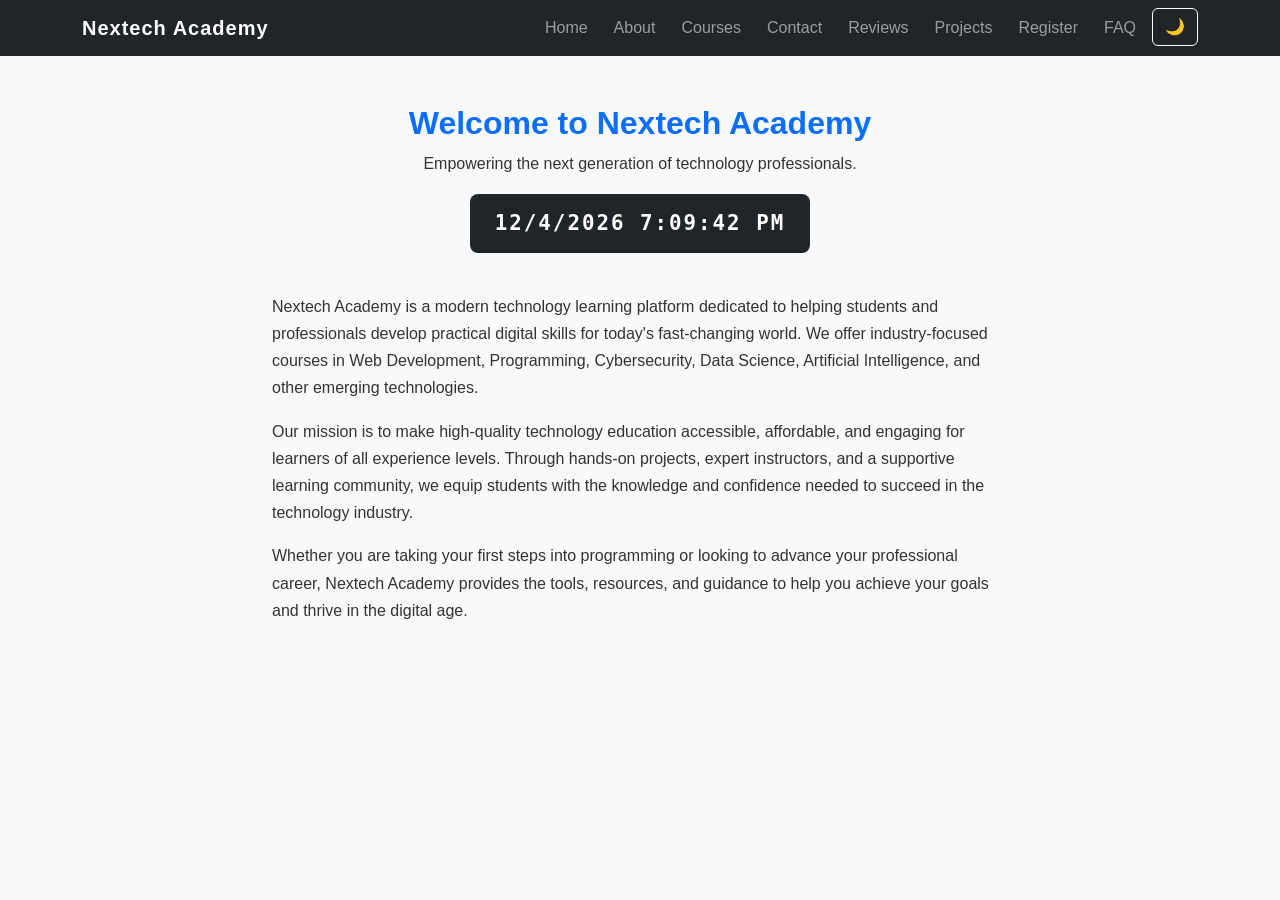
<file: web-app-dev-project-assignment/index.html>
<!DOCTYPE html>
<html lang="en">
<head>
  <meta charset="UTF-8">
  <meta name="viewport" content="width=device-width, initial-scale=1.0">
  <title>Nextech Academy</title>

  <link href="https://cdn.jsdelivr.net/npm/bootstrap@5.3.3/dist/css/bootstrap.min.css" rel="stylesheet">
  <link rel="stylesheet" href="css/index.css">
</head>

<body>

<nav class="navbar navbar-expand-lg navbar-dark bg-dark">
  <div class="container">

    <a class="navbar-brand" href="index.html">Nextech Academy</a>

    <button class="navbar-toggler" type="button" data-bs-toggle="collapse" data-bs-target="#navbarNav">
      <span class="navbar-toggler-icon"></span>
    </button>

    <div class="collapse navbar-collapse" id="navbarNav">
      <ul class="navbar-nav ms-auto">

        <li class="nav-item"><a class="nav-link" href="index.html">Home</a></li>
        <li class="nav-item"><a class="nav-link" href="about.html">About</a></li>
        <li class="nav-item"><a class="nav-link" href="courses.html">Courses</a></li>
        <li class="nav-item"><a class="nav-link" href="contact.html">Contact</a></li>
        <li class="nav-item"><a class="nav-link" href="reviews.html">Reviews</a></li>
        <li class="nav-item"><a class="nav-link" href="projects.html">Projects</a></li>
        <li class="nav-item"><a class="nav-link" href="register.html">Register</a></li>
        <li class="nav-item"><a class="nav-link" href="FAQ.html">FAQ</a></li>
        <li class="nav-item">
    <button id="darkModeBtn" class="btn btn-outline-light ms-2">
        🌙
    </button>
    </li>


      </ul>
    </div>

  </div>
</nav>

<section class="container py-5">

  <div class="text-center mb-4">
    <h2>Welcome to Nextech Academy</h2>
    <p class="lead">
      Empowering the next generation of technology professionals.
    </p>
    <p id="datetime"></p>
  </div>

  <div class="row justify-content-center">
    <div class="col-lg-8">

      <p>
        Nextech Academy is a modern technology learning platform dedicated to
        helping students and professionals develop practical digital skills for
        today's fast-changing world. We offer industry-focused courses in Web
        Development, Programming, Cybersecurity, Data Science, Artificial
        Intelligence, and other emerging technologies.
      </p>

      <p>
        Our mission is to make high-quality technology education accessible,
        affordable, and engaging for learners of all experience levels. Through
        hands-on projects, expert instructors, and a supportive learning
        community, we equip students with the knowledge and confidence needed
        to succeed in the technology industry.
      </p>

      <p>
        Whether you are taking your first steps into programming or looking to
        advance your professional career, Nextech Academy provides the tools,
        resources, and guidance to help you achieve your goals and thrive in
        the digital age.
      </p>

    </div>
  </div>

</section>

<script src="https://cdn.jsdelivr.net/npm/bootstrap@5.3.3/dist/js/bootstrap.bundle.min.js"></script>
<script src="JavaScript/darkmode.js"></script>
<script src="JavaScript/currentdate.js"></script>

</body>
</html>
</file>
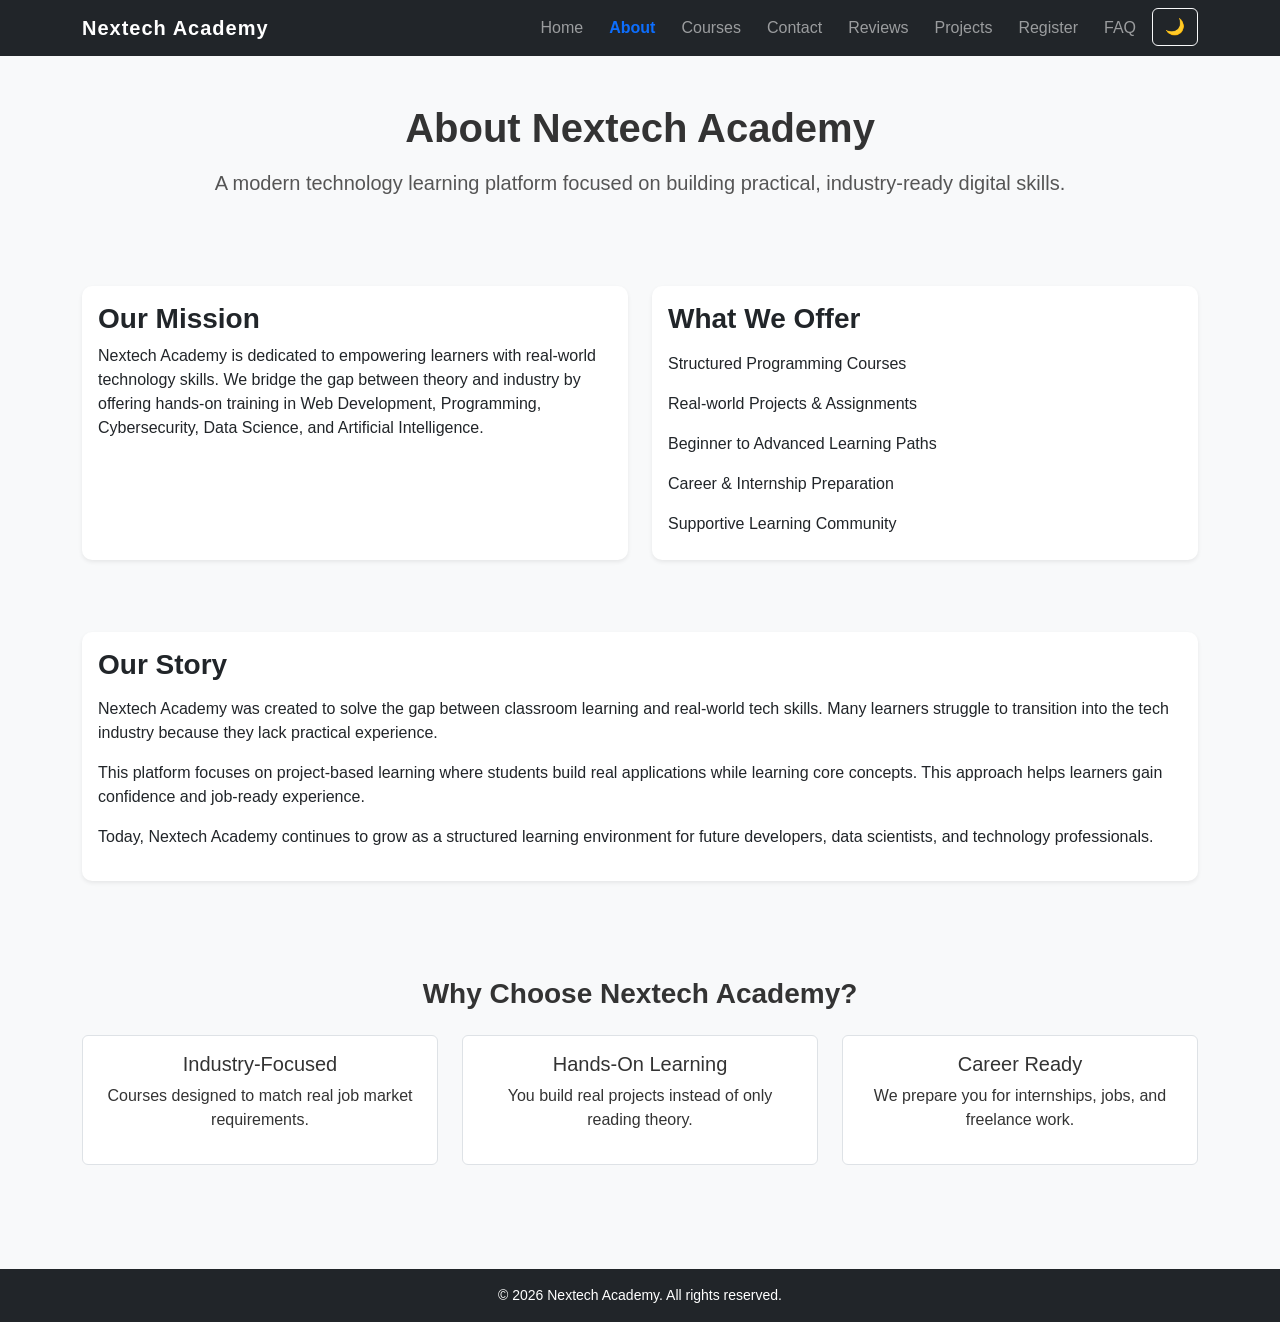
<file: web-app-dev-project-assignment/about.html>
<!DOCTYPE html>
<html lang="en">
<head>
  <meta charset="UTF-8">
  <meta name="viewport" content="width=device-width, initial-scale=1.0">
  <title>About - Nextech Academy</title>


  <link href="https://cdn.jsdelivr.net/npm/bootstrap@5.3.3/dist/css/bootstrap.min.css" rel="stylesheet">
  <link rel="stylesheet" href="css/about.css">
</head>

<body>

<nav class="navbar navbar-expand-lg navbar-dark bg-dark">
  <div class="container">

    <a class="navbar-brand" href="index.html">Nextech Academy</a>

    <button class="navbar-toggler" type="button" data-bs-toggle="collapse" data-bs-target="#navMenu">
      <span class="navbar-toggler-icon"></span>
    </button>

    <div class="collapse navbar-collapse" id="navMenu">
      <ul class="navbar-nav ms-auto">

        <li class="nav-item"><a class="nav-link" href="index.html">Home</a></li>
        <li class="nav-item"><a class="nav-link active" href="about.html">About</a></li>
        <li class="nav-item"><a class="nav-link" href="courses.html">Courses</a></li>
        <li class="nav-item"><a class="nav-link" href="contact.html">Contact</a></li>
        <li class="nav-item"><a class="nav-link" href="reviews.html">Reviews</a></li>
        <li class="nav-item"><a class="nav-link" href="projects.html">Projects</a></li>
        <li class="nav-item"><a class="nav-link" href="register.html">Register</a></li>
        <li class="nav-item"><a class="nav-link" href="FAQ.html">FAQ</a></li>
         <li class="nav-item">
    <button id="darkModeBtn" class="btn btn-outline-light ms-2">
        🌙
    </button>
    </li>

      </ul>
    </div>

  </div>
</nav>

<section class="container py-5 text-center">
  <h1 class="mb-3">About Nextech Academy</h1>
  <p class="lead">
    A modern technology learning platform focused on building practical, industry-ready digital skills.
  </p>
</section>


<section class="container py-4">

  <div class="row g-4">

    <div class="col-md-6">
      <div class="card h-100 shadow-sm">
        <div class="card-body">
          <h3 class="card-title">Our Mission</h3>
          <p class="card-text">
            Nextech Academy is dedicated to empowering learners with real-world technology skills.
            We bridge the gap between theory and industry by offering hands-on training in Web Development,
            Programming, Cybersecurity, Data Science, and Artificial Intelligence.
          </p>
        </div>
      </div>
    </div>

    <div class="col-md-6">
      <div class="card h-100 shadow-sm">
        <div class="card-body">
          <h3 class="card-title">What We Offer</h3>
          <ul class="list-group list-group-flush">
            <li class="list-group-item">Structured Programming Courses</li>
            <li class="list-group-item">Real-world Projects & Assignments</li>
            <li class="list-group-item">Beginner to Advanced Learning Paths</li>
            <li class="list-group-item">Career & Internship Preparation</li>
            <li class="list-group-item">Supportive Learning Community</li>
          </ul>
        </div>
      </div>
    </div>

  </div>

</section>

<!-- STORY -->
<section class="container py-5">

  <div class="card shadow-sm">
    <div class="card-body">

      <h3 class="mb-3">Our Story</h3>

      <p>
        Nextech Academy was created to solve the gap between classroom learning and real-world tech skills.
        Many learners struggle to transition into the tech industry because they lack practical experience.
      </p>

      <p>
        This platform focuses on project-based learning where students build real applications while learning core concepts.
        This approach helps learners gain confidence and job-ready experience.
      </p>

      <p>
        Today, Nextech Academy continues to grow as a structured learning environment for future developers,
        data scientists, and technology professionals.
      </p>

    </div>
  </div>

</section>

<!-- WHY CHOOSE US -->
<section class="container py-5">

  <h3 class="text-center mb-4">Why Choose Nextech Academy?</h3>

  <div class="row text-center">

    <div class="col-md-4 mb-3">
      <div class="p-3 border rounded">
        <h5>Industry-Focused</h5>
        <p>Courses designed to match real job market requirements.</p>
      </div>
    </div>

    <div class="col-md-4 mb-3">
      <div class="p-3 border rounded">
        <h5>Hands-On Learning</h5>
        <p>You build real projects instead of only reading theory.</p>
      </div>
    </div>

    <div class="col-md-4 mb-3">
      <div class="p-3 border rounded">
        <h5>Career Ready</h5>
        <p>We prepare you for internships, jobs, and freelance work.</p>
      </div>
    </div>

  </div>

</section>

<footer class="bg-dark text-white text-center py-3">
  <p class="mb-0">© 2026 Nextech Academy. All rights reserved.</p>
</footer>

<script src="https://cdn.jsdelivr.net/npm/bootstrap@5.3.3/dist/js/bootstrap.bundle.min.js"></script>
<script src="JavaScript/darkmode.js"></script>

</body>
</html>
</file>
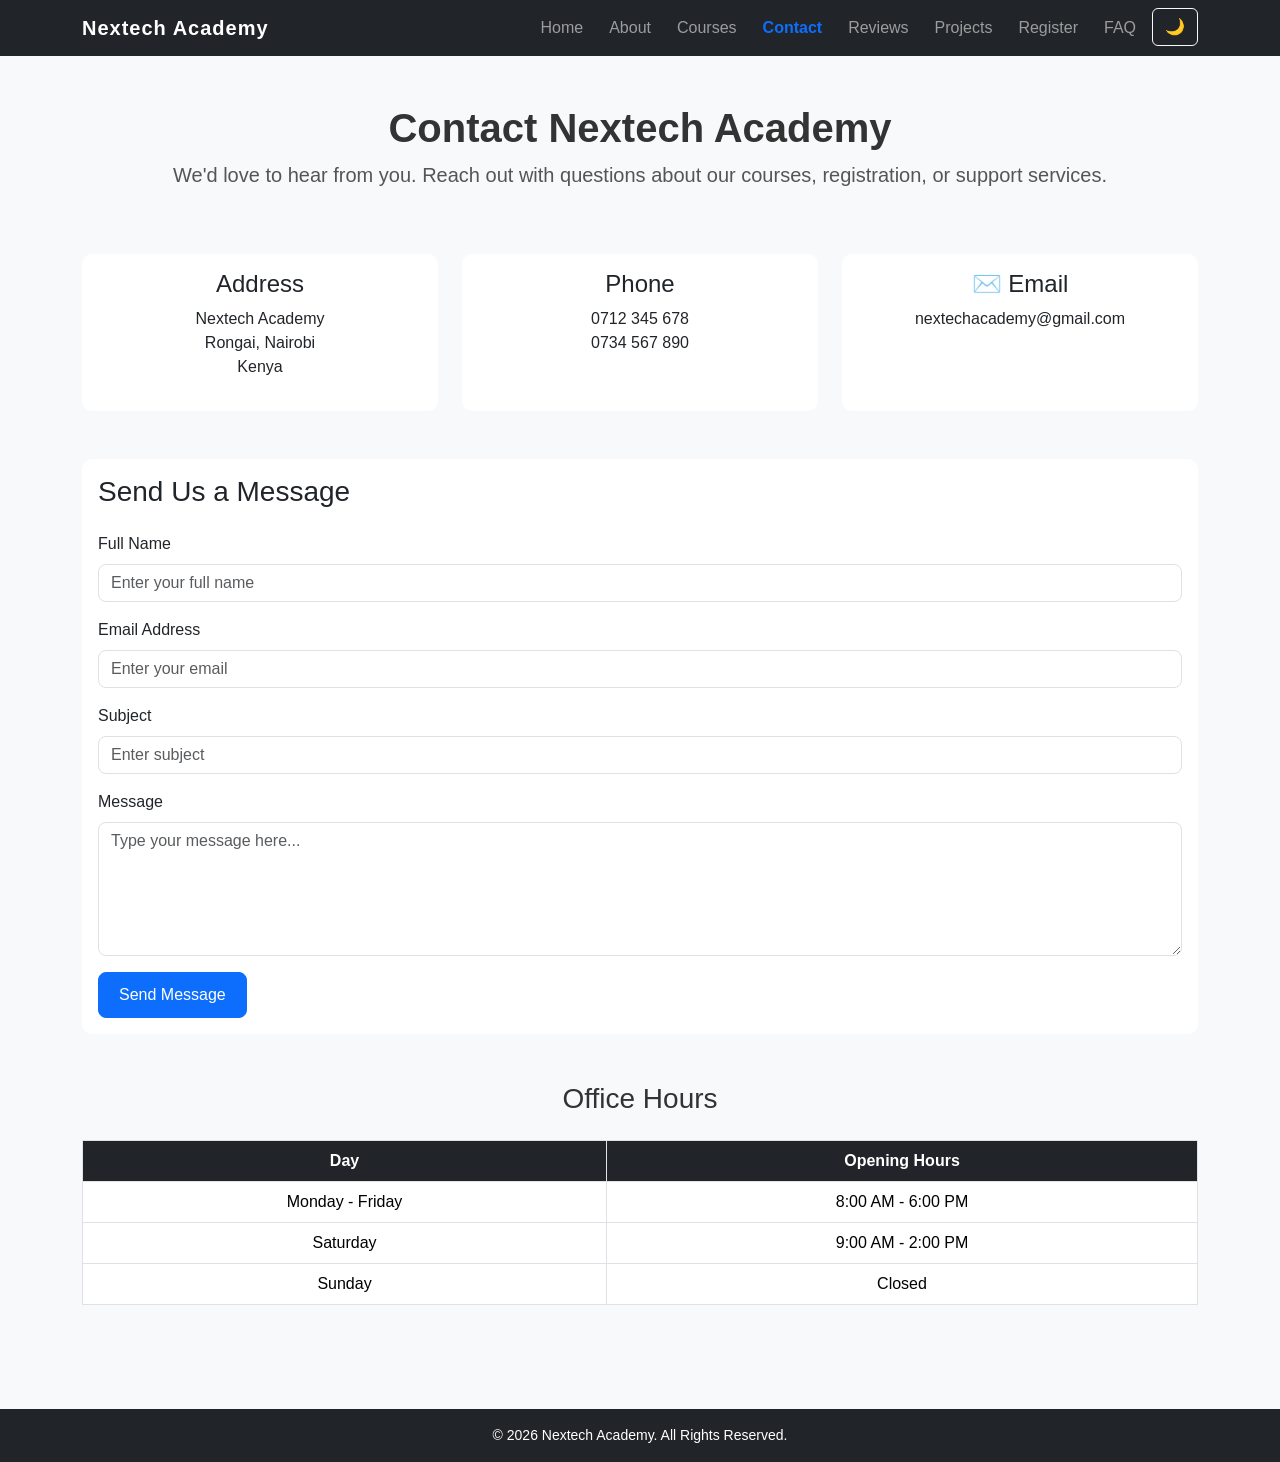
<file: web-app-dev-project-assignment/contact.html>
<!DOCTYPE html>
<html lang="en">
<head>
    <meta charset="UTF-8">
    <meta name="viewport" content="width=device-width, initial-scale=1.0">
    <title>Contact Us - Nextech Academy</title>

    <link href="https://cdn.jsdelivr.net/npm/bootstrap@5.3.3/dist/css/bootstrap.min.css" rel="stylesheet">
    <link rel="stylesheet" href="css/contact.css">
</head>
<body>

<!-- Navigation -->
<nav class="navbar navbar-expand-lg navbar-dark bg-dark">
    <div class="container">
        <a class="navbar-brand" href="index.html">Nextech Academy</a>

        <button class="navbar-toggler" type="button" data-bs-toggle="collapse" data-bs-target="#navbarNav">
            <span class="navbar-toggler-icon"></span>
        </button>

        <div class="collapse navbar-collapse" id="navbarNav">
            <ul class="navbar-nav ms-auto">
                <li class="nav-item"><a class="nav-link" href="index.html">Home</a></li>
                <li class="nav-item"><a class="nav-link" href="about.html">About</a></li>
                <li class="nav-item"><a class="nav-link" href="courses.html">Courses</a></li>
                <li class="nav-item"><a class="nav-link active" href="contact.html">Contact</a></li>
                <li class="nav-item"><a class="nav-link" href="reviews.html">Reviews</a></li>
                <li class="nav-item"><a class="nav-link" href="projects.html">Projects</a></li>
                <li class="nav-item"><a class="nav-link" href="register.html">Register</a></li>
                <li class="nav-item"><a class="nav-link" href="FAQ.html">FAQ</a></li>
                      <li class="nav-item">
    <button id="darkModeBtn" class="btn btn-outline-light ms-2">
        🌙
    </button>
    </li>
            </ul>
        </div>
    </div>
</nav>

<!-- Header -->
<section class="container py-5 text-center">
    <h1>Contact Nextech Academy</h1>
    <p class="lead">
        We'd love to hear from you. Reach out with questions about our courses, registration, or support services.
    </p>
</section>

<!-- Contact Information -->
<section class="container mb-5">
    <div class="row g-4">

        <div class="col-md-4">
            <div class="card h-100">
                <div class="card-body text-center">
                    <h4>Address</h4>
                    <p>
                        Nextech Academy<br>
                        Rongai, Nairobi<br>
                        Kenya
                    </p>
                </div>
            </div>
        </div>

        <div class="col-md-4">
            <div class="card h-100">
                <div class="card-body text-center">
                    <h4>Phone</h4>
                    <p>
                        0712 345 678<br>
                        0734 567 890
                    </p>
                </div>
            </div>
        </div>

        <div class="col-md-4">
            <div class="card h-100">
                <div class="card-body text-center">
                    <h4>✉️ Email</h4>
                    <p>
                        nextechacademy@gmail.com<br>
                    </p>
                </div>
            </div>
        </div>

    </div>
</section>

<section class="container pb-5">
    <div class="card">
        <div class="card-body">

            <h3 class="mb-4">Send Us a Message</h3>

            <form>

                <div class="mb-3">
                    <label class="form-label">Full Name</label>
                    <input type="text" class="form-control" placeholder="Enter your full name" required>
                </div>

                <div class="mb-3">
                    <label class="form-label">Email Address</label>
                    <input type="email" class="form-control" placeholder="Enter your email" required>
                </div>

                <div class="mb-3">
                    <label class="form-label">Subject</label>
                    <input type="text" class="form-control" placeholder="Enter subject" required>
                </div>

                <div class="mb-3">
                    <label class="form-label">Message</label>
                    <textarea class="form-control" rows="5" placeholder="Type your message here..." required></textarea>
                </div>

                <button type="submit" class="btn btn-primary">
                    Send Message
                </button>

            </form>

        </div>
    </div>
</section>

<section class="container pb-5">
    <h3 class="text-center mb-4">Office Hours</h3>

    <table class="table table-bordered text-center">
        <thead>
            <tr>
                <th>Day</th>
                <th>Opening Hours</th>
            </tr>
        </thead>
        <tbody>
            <tr>
                <td>Monday - Friday</td>
                <td>8:00 AM - 6:00 PM</td>
            </tr>
            <tr>
                <td>Saturday</td>
                <td>9:00 AM - 2:00 PM</td>
            </tr>
            <tr>
                <td>Sunday</td>
                <td>Closed</td>
            </tr>
        </tbody>
    </table>
</section>

<footer class="bg-dark text-white text-center py-3">
    <p class="mb-0">&copy; 2026 Nextech Academy. All Rights Reserved.</p>
</footer>

<script src="https://cdn.jsdelivr.net/npm/bootstrap@5.3.3/dist/js/bootstrap.bundle.min.js"></script>
<script src="JavaScript/darkmode.js"></script>


</body>
</html>
</file>
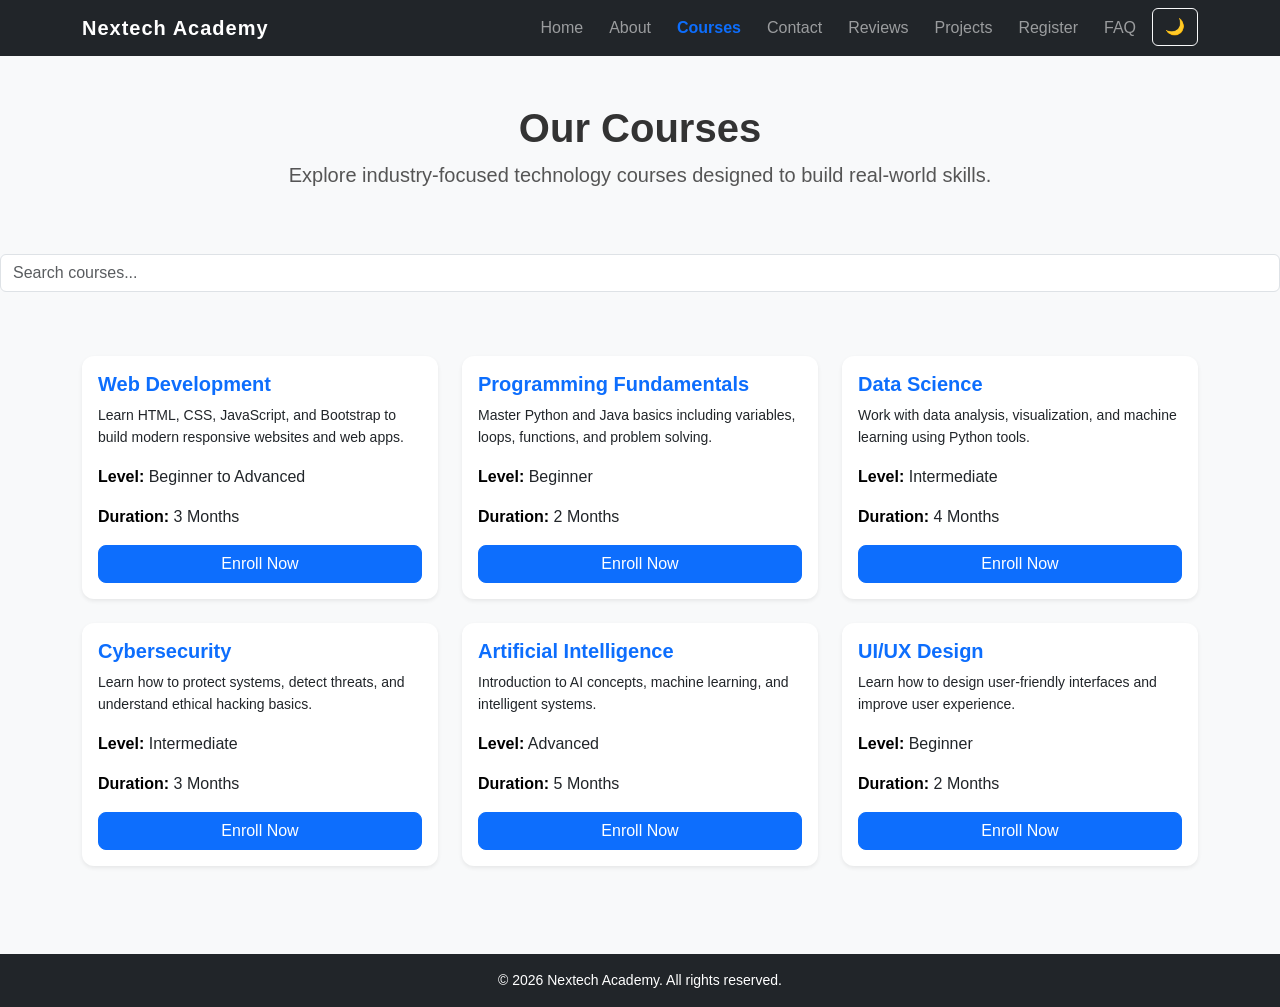
<file: web-app-dev-project-assignment/courses.html>
<!DOCTYPE html>
<html lang="en">
<head>
  <meta charset="UTF-8">
  <meta name="viewport" content="width=device-width, initial-scale=1.0">
  <title>Courses - Nextech Academy</title>

  <!-- Bootstrap -->
  <link href="https://cdn.jsdelivr.net/npm/bootstrap@5.3.3/dist/css/bootstrap.min.css" rel="stylesheet">
  <link rel="stylesheet" href="css/courses.css">
</head>

<body>

<!-- NAVBAR -->
<nav class="navbar navbar-expand-lg navbar-dark bg-dark">
  <div class="container">

    <a class="navbar-brand" href="index.html">Nextech Academy</a>

    <button class="navbar-toggler" type="button" data-bs-toggle="collapse" data-bs-target="#navMenu">
      <span class="navbar-toggler-icon"></span>
    </button>

    <div class="collapse navbar-collapse" id="navMenu">
      <ul class="navbar-nav ms-auto">

        <li class="nav-item"><a class="nav-link" href="index.html">Home</a></li>
        <li class="nav-item"><a class="nav-link" href="about.html">About</a></li>
        <li class="nav-item"><a class="nav-link active" href="courses.html">Courses</a></li>
        <li class="nav-item"><a class="nav-link" href="contact.html">Contact</a></li>
        <li class="nav-item"><a class="nav-link" href="reviews.html">Reviews</a></li>
        <li class="nav-item"><a class="nav-link" href="projects.html">Projects</a></li>
        <li class="nav-item"><a class="nav-link" href="register.html">Register</a></li>
        <li class="nav-item"><a class="nav-link" href="FAQ.html">FAQ</a></li>
              <li class="nav-item">
    <button id="darkModeBtn" class="btn btn-outline-light ms-2">
        🌙
    </button>
    </li>


      </ul>
    </div>

  </div>
</nav>

<!-- HEADER -->
<section class="container py-5 text-center">
  <h1>Our Courses</h1>
  <p class="lead">
    Explore industry-focused technology courses designed to build real-world skills.
  </p>
</section>
<input type="text" id="searchInput"
       class="form-control mb-4"
       placeholder="Search courses...">

<section class="container pb-5">

  <div class="row g-4">

    <div class="col-md-4">
      <div class="card h-100 shadow-sm">
        <div class="card-body">
          <h5 class="card-title">Web Development</h5>
          <p class="card-text">
            Learn HTML, CSS, JavaScript, and Bootstrap to build modern responsive websites and web apps.
          </p>
          <p><strong>Level:</strong> Beginner to Advanced</p>
          <p><strong>Duration:</strong> 3 Months</p>
          <a href="register.html" class="btn btn-primary w-100">Enroll Now</a>
        </div>
      </div>
    </div>

    <div class="col-md-4">
      <div class="card h-100 shadow-sm">
        <div class="card-body">
          <h5 class="card-title">Programming Fundamentals</h5>
          <p class="card-text">
            Master Python and Java basics including variables, loops, functions, and problem solving.
          </p>
          <p><strong>Level:</strong> Beginner</p>
          <p><strong>Duration:</strong> 2 Months</p>
          <a href="register.html" class="btn btn-primary w-100">Enroll Now</a>
        </div>
      </div>
    </div>

    <div class="col-md-4">
      <div class="card h-100 shadow-sm">
        <div class="card-body">
          <h5 class="card-title">Data Science</h5>
          <p class="card-text">
            Work with data analysis, visualization, and machine learning using Python tools.
          </p>
          <p><strong>Level:</strong> Intermediate</p>
          <p><strong>Duration:</strong> 4 Months</p>
          <a href="register.html" class="btn btn-primary w-100">Enroll Now</a>
        </div>
      </div>
    </div>

    <div class="col-md-4">
      <div class="card h-100 shadow-sm">
        <div class="card-body">
          <h5 class="card-title">Cybersecurity</h5>
          <p class="card-text">
            Learn how to protect systems, detect threats, and understand ethical hacking basics.
          </p>
          <p><strong>Level:</strong> Intermediate</p>
          <p><strong>Duration:</strong> 3 Months</p>
          <a href="register.html" class="btn btn-primary w-100">Enroll Now</a>
        </div>
      </div>
    </div>

    <div class="col-md-4">
      <div class="card h-100 shadow-sm">
        <div class="card-body">
          <h5 class="card-title">Artificial Intelligence</h5>
          <p class="card-text">
            Introduction to AI concepts, machine learning, and intelligent systems.
          </p>
          <p><strong>Level:</strong> Advanced</p>
          <p><strong>Duration:</strong> 5 Months</p>
          <a href="register.html" class="btn btn-primary w-100">Enroll Now</a>
        </div>
      </div>
    </div>

    <div class="col-md-4">
      <div class="card h-100 shadow-sm">
        <div class="card-body">
          <h5 class="card-title">UI/UX Design</h5>
          <p class="card-text">
            Learn how to design user-friendly interfaces and improve user experience.
          </p>
          <p><strong>Level:</strong> Beginner</p>
          <p><strong>Duration:</strong> 2 Months</p>
          <a href="register.html" class="btn btn-primary w-100">Enroll Now</a>
        </div>
      </div>
    </div>

  </div>

</section>

<footer class="bg-dark text-white text-center py-3">
  <p class="mb-0">© 2026 Nextech Academy. All rights reserved.</p>
</footer>


<script src="https://cdn.jsdelivr.net/npm/bootstrap@5.3.3/dist/js/bootstrap.bundle.min.js"></script>
<script src="JavaScript/darkmode.js"></script>
<script src="JavaScript/searchcourse.js"></script>


</body>
</html>
</file>
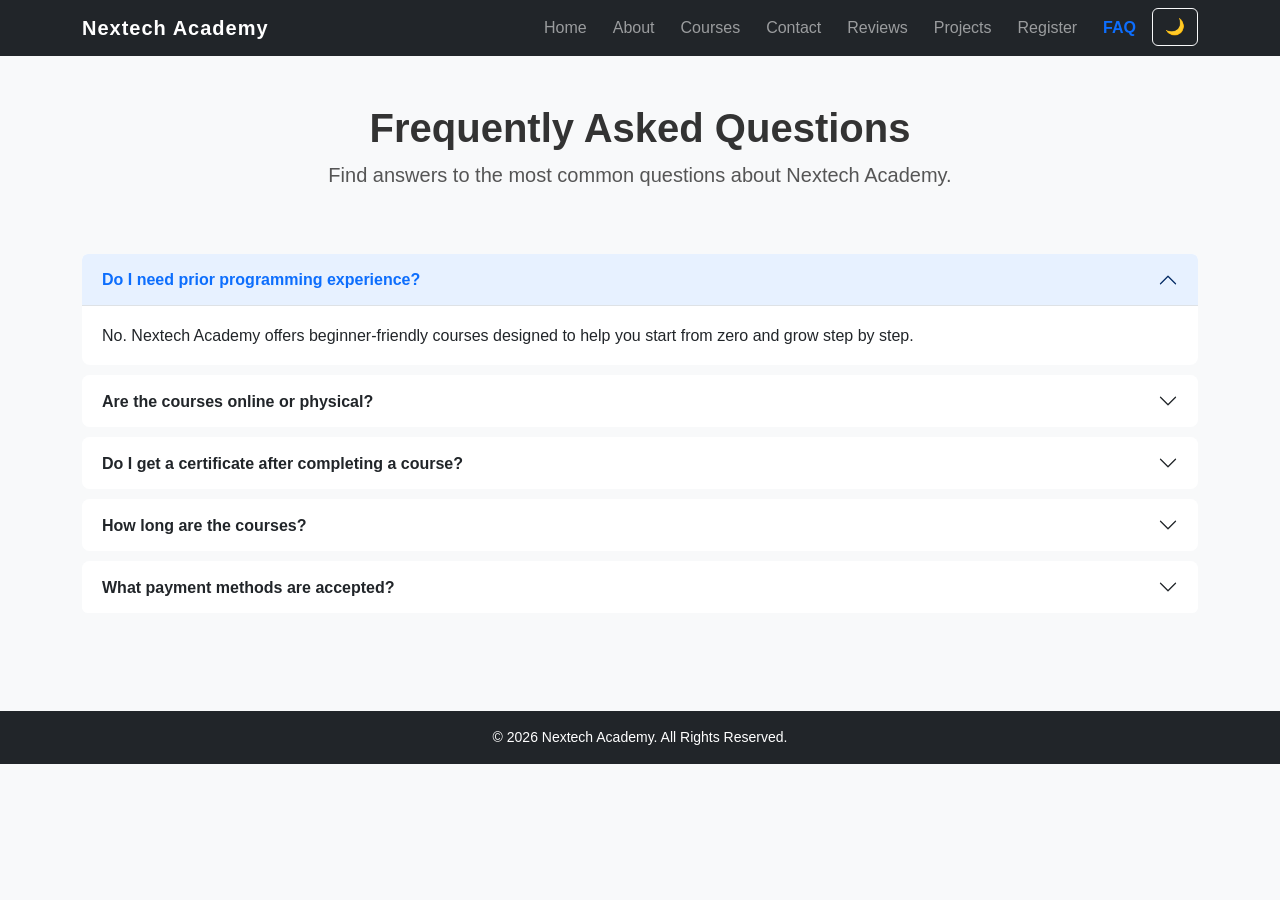
<file: web-app-dev-project-assignment/FAQ.html>
<!DOCTYPE html>
<html lang="en">
<head>
    <meta charset="UTF-8">
    <meta name="viewport" content="width=device-width, initial-scale=1.0">
    <title>FAQ - Nextech Academy</title>

    <link href="https://cdn.jsdelivr.net/npm/bootstrap@5.3.3/dist/css/bootstrap.min.css" rel="stylesheet">
    <link rel="stylesheet" href="css/FAQ.css">
</head>
<body>

<!-- NAVBAR -->
<nav class="navbar navbar-expand-lg navbar-dark bg-dark">
    <div class="container">

        <a class="navbar-brand" href="index.html">Nextech Academy</a>

        <button class="navbar-toggler" type="button" data-bs-toggle="collapse" data-bs-target="#navMenu">
            <span class="navbar-toggler-icon"></span>
        </button>

        <div class="collapse navbar-collapse" id="navMenu">
            <ul class="navbar-nav ms-auto">

                <li class="nav-item"><a class="nav-link" href="index.html">Home</a></li>
                <li class="nav-item"><a class="nav-link" href="about.html">About</a></li>
                <li class="nav-item"><a class="nav-link" href="courses.html">Courses</a></li>
                <li class="nav-item"><a class="nav-link" href="contact.html">Contact</a></li>
                <li class="nav-item"><a class="nav-link" href="reviews.html">Reviews</a></li>
                <li class="nav-item"><a class="nav-link" href="projects.html">Projects</a></li>
                <li class="nav-item"><a class="nav-link" href="register.html">Register</a></li>
                <li class="nav-item"><a class="nav-link active" href="FAQ.html">FAQ</a></li>
                      <li class="nav-item">
    <button id="darkModeBtn" class="btn btn-outline-light ms-2">
       🌙
    </button>
    </li>
            </ul>
        </div>

    </div>
</nav>

<!-- HEADER -->
<section class="container py-5 text-center">
    <h1>Frequently Asked Questions</h1>
    <p class="lead">
        Find answers to the most common questions about Nextech Academy.
    </p>
</section>

<!-- FAQ ACCORDION -->
<section class="container pb-5">

    <div class="accordion" id="faqAccordion">

        <!-- Q1 -->
        <div class="accordion-item">
            <h2 class="accordion-header">
                <button class="accordion-button" type="button" data-bs-toggle="collapse" data-bs-target="#q1">
                    Do I need prior programming experience?
                </button>
            </h2>
            <div id="q1" class="accordion-collapse collapse show" data-bs-parent="#faqAccordion">
                <div class="accordion-body">
                    No. Nextech Academy offers beginner-friendly courses designed to help you start from zero and grow step by step.
                </div>
            </div>
        </div>

        <!-- Q2 -->
        <div class="accordion-item">
            <h2 class="accordion-header">
                <button class="accordion-button collapsed" type="button" data-bs-toggle="collapse" data-bs-target="#q2">
                    Are the courses online or physical?
                </button>
            </h2>
            <div id="q2" class="accordion-collapse collapse" data-bs-parent="#faqAccordion">
                <div class="accordion-body">
                    We offer both online and physical learning options to suit different student needs and schedules.
                </div>
            </div>
        </div>

        <!-- Q3 -->
        <div class="accordion-item">
            <h2 class="accordion-header">
                <button class="accordion-button collapsed" type="button" data-bs-toggle="collapse" data-bs-target="#q3">
                    Do I get a certificate after completing a course?
                </button>
            </h2>
            <div id="q3" class="accordion-collapse collapse" data-bs-parent="#faqAccordion">
                <div class="accordion-body">
                    Yes. All students receive a certificate of completion after successfully finishing their course and projects.
                </div>
            </div>
        </div>

        <!-- Q4 -->
        <div class="accordion-item">
            <h2 class="accordion-header">
                <button class="accordion-button collapsed" type="button" data-bs-toggle="collapse" data-bs-target="#q4">
                    How long are the courses?
                </button>
            </h2>
            <div id="q4" class="accordion-collapse collapse" data-bs-parent="#faqAccordion">
                <div class="accordion-body">
                    Course duration varies from 2 to 5 months depending on the program and level of study.
                </div>
            </div>
        </div>

        <!-- Q5 -->
        <div class="accordion-item">
            <h2 class="accordion-header">
                <button class="accordion-button collapsed" type="button" data-bs-toggle="collapse" data-bs-target="#q5">
                    What payment methods are accepted?
                </button>
            </h2>
            <div id="q5" class="accordion-collapse collapse" data-bs-parent="#faqAccordion">
                <div class="accordion-body">
                    We accept M-Pesa, bank transfer, and card payments for course registration and fees.
                </div>
            </div>
        </div>

    </div>

</section>

<!-- FOOTER -->
<footer class="bg-dark text-white text-center py-3">
    <p class="mb-0">&copy; 2026 Nextech Academy. All Rights Reserved.</p>
</footer>

<script src="https://cdn.jsdelivr.net/npm/bootstrap@5.3.3/dist/js/bootstrap.bundle.min.js"></script>
<script src="JavaScript/darkmode.js"></script>


</body>
</html>
</file>
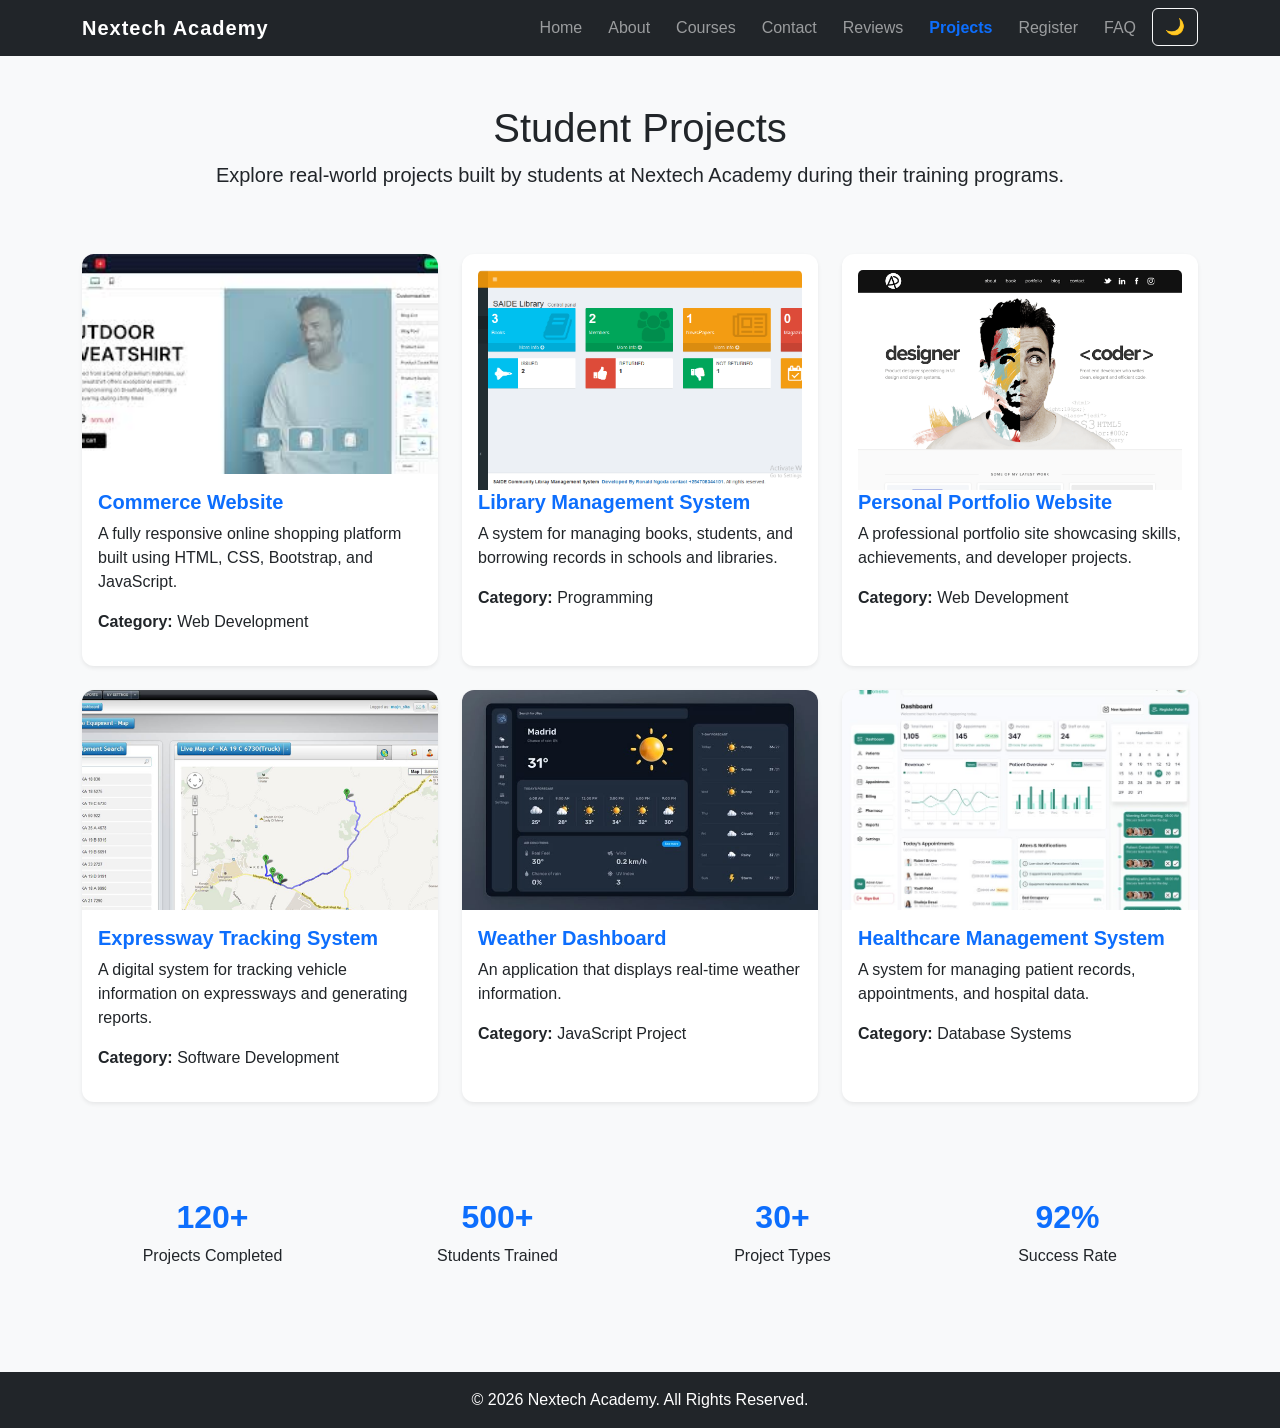
<file: web-app-dev-project-assignment/projects.html>
<!DOCTYPE html>
<html lang="en">
<head>
    <meta charset="UTF-8">
    <meta name="viewport" content="width=device-width, initial-scale=1.0">
    <title>Student Projects - Nextech Academy</title>

    <link href="https://cdn.jsdelivr.net/npm/bootstrap@5.3.3/dist/css/bootstrap.min.css" rel="stylesheet">
    <link rel="stylesheet" href="css/projects.css">
</head>
<body>

<!-- NAVBAR -->
<nav class="navbar navbar-expand-lg navbar-dark bg-dark">
    <div class="container">

        <a class="navbar-brand" href="index.html">Nextech Academy</a>

        <button class="navbar-toggler" type="button" data-bs-toggle="collapse" data-bs-target="#navbarNav">
            <span class="navbar-toggler-icon"></span>
        </button>

        <div class="collapse navbar-collapse" id="navbarNav">
            <ul class="navbar-nav ms-auto">
                <li class="nav-item"><a class="nav-link" href="index.html">Home</a></li>
                <li class="nav-item"><a class="nav-link" href="about.html">About</a></li>
                <li class="nav-item"><a class="nav-link" href="courses.html">Courses</a></li>
                <li class="nav-item"><a class="nav-link" href="contact.html">Contact</a></li>
                <li class="nav-item"><a class="nav-link" href="reviews.html">Reviews</a></li>
                <li class="nav-item"><a class="nav-link active" href="projects.html">Projects</a></li>
                <li class="nav-item"><a class="nav-link" href="register.html">Register</a></li>
                <li class="nav-item"><a class="nav-link" href="FAQ.html">FAQ</a></li>
                      <li class="nav-item">
    <button id="darkModeBtn" class="btn btn-outline-light ms-2">
        🌙
    </button>
    </li>
            </ul>
        </div>

    </div>
</nav>

<!-- HEADER -->
<section class="container py-5 text-center">
    <h1>Student Projects</h1>
    <p class="lead">
        Explore real-world projects built by students at Nextech Academy during their training programs.
    </p>
</section>

<!-- PROJECTS -->
<section class="container pb-5">
    <div class="row g-4">

        <!-- Project 1 -->

        <div class="col-md-4">
            <div class="card h-100 shadow-sm">
        <img src="Images/Commerce project example.jfif" class="card-img-top" alt="E-Commerce Website">
                <div class="card-body">
                    <h5 class="card-title">Commerce Website</h5>
                    <p class="card-text">
                        A fully responsive online shopping platform built using HTML, CSS, Bootstrap, and JavaScript.
                    </p>
                    <p><strong>Category:</strong> Web Development</p>
                </div>
            </div>
        </div>

        <!-- Project 2 -->
        <div class="col-md-4">
            <div class="card h-100 shadow-sm">
                <div class="card-body">
                <img src="Images/library System picture.png" class="card-img-top" alt="Library Management System">

                    <h5 class="card-title">Library Management System</h5>
                    <p class="card-text">
                        A system for managing books, students, and borrowing records in schools and libraries.
                    </p>
                    <p><strong>Category:</strong> Programming</p>
                </div>
            </div>
        </div>

        <!-- Project 3 -->
        <div class="col-md-4">
            <div class="card h-100 shadow-sm">
                <div class="card-body">
                <img src="Images/personal portfolio.png" class="card-img-top" alt="Personal Portfolio Website">

                    <h5 class="card-title">Personal Portfolio Website</h5>
                    <p class="card-text">
                        A professional portfolio site showcasing skills, achievements, and developer projects.
                    </p>
                    <p><strong>Category:</strong> Web Development</p>
                </div>
            </div>
        </div>

        <!-- Project 4 -->
        <div class="col-md-4">
            <div class="card h-100 shadow-sm">
                <img src="Images/18.png" class="card-img-top" alt="Expressway Tracking System">
                <div class="card-body">
                    <h5 class="card-title">Expressway Tracking System</h5>
                    <p class="card-text">
                        A digital system for tracking vehicle information on expressways and generating reports.
                    </p>
                    <p><strong>Category:</strong> Software Development</p>
                </div>
            </div>
        </div>

        <!-- Project 5 -->
        <div class="col-md-4">
            <div class="card h-100 shadow-sm">
                <img src="Images/Weather Web App Design Template _ Weather Web UI Design _ Uizard.jfif" class="card-img-top" alt="Weather Dashboard">
                <div class="card-body">
                    <h5 class="card-title">Weather Dashboard</h5>
                    <p class="card-text">
                        An application that displays real-time weather information.
                    </p>
                    <p><strong>Category:</strong> JavaScript Project</p>
                </div>
            </div>
        </div>

        <!-- Project 6 -->
        <div class="col-md-4">
            <div class="card h-100 shadow-sm">
                <img src="Images/Hospital Managment Syatem Dashboard.jfif" class="card-img-top" alt="Healthcare Management System">
                <div class="card-body">
                    <h5 class="card-title">Healthcare Management System</h5>
                    <p class="card-text">
                        A system for managing patient records, appointments, and hospital data.
                    </p>
                    <p><strong>Category:</strong> Database Systems</p>
                </div>
            </div>
        </div>

    </div>
</section>

<!-- STATS -->
<section class="container py-5 text-center">
    <div class="row">

        <div class="col-md-3">
            <h2>120+</h2>
            <p>Projects Completed</p>
        </div>

        <div class="col-md-3">
            <h2>500+</h2>
            <p>Students Trained</p>
        </div>

        <div class="col-md-3">
            <h2>30+</h2>
            <p>Project Types</p>
        </div>

        <div class="col-md-3">
            <h2>92%</h2>
            <p>Success Rate</p>
        </div>

    </div>
</section>

<!-- FOOTER -->
<footer class="bg-dark text-white text-center py-3">
    <p class="mb-0">&copy; 2026 Nextech Academy. All Rights Reserved.</p>
</footer>

<script src="https://cdn.jsdelivr.net/npm/bootstrap@5.3.3/dist/js/bootstrap.bundle.min.js"></script>
<script src="JavaScript/darkmode.js"></script>


</body>
</html>
</file>
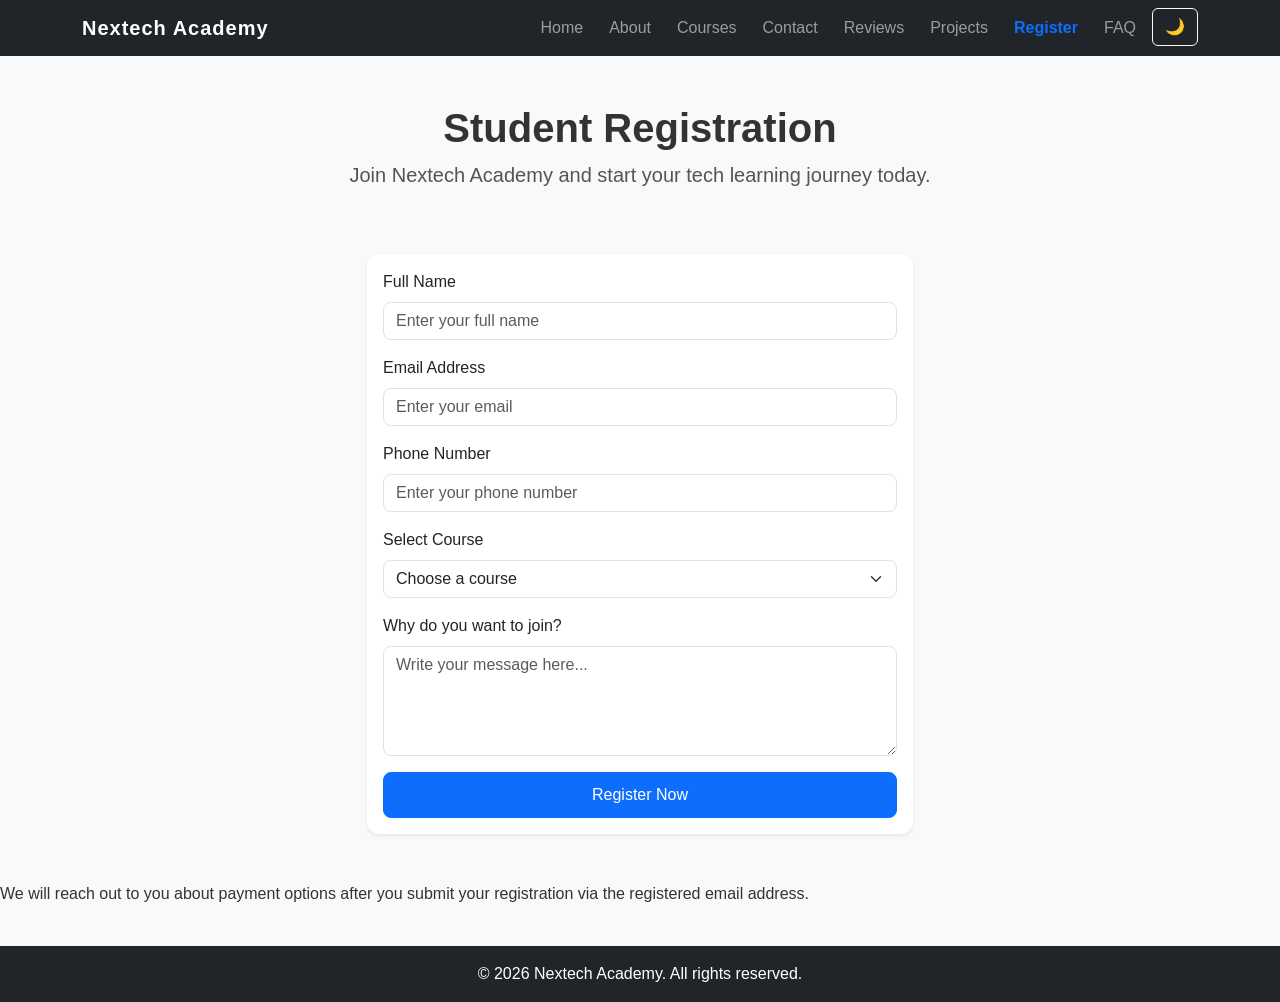
<file: web-app-dev-project-assignment/register.html>
<!DOCTYPE html>
<html lang="en">
<head>
  <meta charset="UTF-8">
  <meta name="viewport" content="width=device-width, initial-scale=1.0">
  <title>Register - Nextech Academy</title>

  <link href="https://cdn.jsdelivr.net/npm/bootstrap@5.3.3/dist/css/bootstrap.min.css" rel="stylesheet">
  <link rel="stylesheet" href="css/register.css">
  
</head>

<body>

<nav class="navbar navbar-expand-lg navbar-dark bg-dark">
  <div class="container">

    <a class="navbar-brand" href="index.html">Nextech Academy</a>

    <button class="navbar-toggler" type="button" data-bs-toggle="collapse" data-bs-target="#navMenu">
      <span class="navbar-toggler-icon"></span>
    </button>

    <div class="collapse navbar-collapse" id="navMenu">
      <ul class="navbar-nav ms-auto">

        <li class="nav-item"><a class="nav-link" href="index.html">Home</a></li>
        <li class="nav-item"><a class="nav-link" href="about.html">About</a></li>
        <li class="nav-item"><a class="nav-link" href="courses.html">Courses</a></li>
        <li class="nav-item"><a class="nav-link" href="contact.html">Contact</a></li>
        <li class="nav-item"><a class="nav-link" href="reviews.html">Reviews</a></li>
        <li class="nav-item"><a class="nav-link" href="projects.html">Projects</a></li>
        <li class="nav-item"><a class="nav-link active" href="register.html">Register</a></li>
        <li class="nav-item"><a class="nav-link" href="FAQ.html">FAQ</a></li>
              <li class="nav-item">
    <button id="darkModeBtn" class="btn btn-outline-light ms-2">
        🌙
    </button>
    </li>

      </ul>
    </div>

  </div>
</nav>

<section class="container py-5 text-center">
  <h1>Student Registration</h1>
  <p class="lead">Join Nextech Academy and start your tech learning journey today.</p>
</section>

<section class="container pb-5">

  <div class="row justify-content-center">
    <div class="col-md-7 col-lg-6">

      <div class="card shadow-sm">
        <div class="card-body">

          <form>

            <div class="mb-3">
              <label class="form-label">Full Name</label>
              <input type="text" class="form-control" placeholder="Enter your full name" required>
            </div>

            <div class="mb-3">
              <label class="form-label">Email Address</label>
              <input type="email" class="form-control" placeholder="Enter your email" required>
            </div>

            <div class="mb-3">
              <label class="form-label">Phone Number</label>
              <input type="tel" class="form-control" placeholder="Enter your phone number" required>
            </div>

            <div class="mb-3">
              <label class="form-label">Select Course</label>
              <select class="form-select" required>
                <option value="">Choose a course</option>
                <option>Web Development</option>
                <option>Programming Basics</option>
                <option>Data Science</option>
                <option>Cybersecurity</option>
                <option>Artificial Intelligence</option>
              </select>
            </div>

            <div class="mb-3">
              <label class="form-label">Why do you want to join?</label>
              <textarea class="form-control" rows="4" placeholder="Write your message here..." required></textarea>
            </div>

            
            <button type="submit" class="btn btn-primary w-100">
              Register Now
            </button>
            

          </form>

        </div>
      </div>

    </div>
  </div>

</section>
<p>We will reach out to you about payment options after you submit your registration via the registered email address.</p>


<footer class="bg-dark text-white text-center py-3">
  <p class="mb-0">© 2026 Nextech Academy. All rights reserved.</p>
</footer>

<script src="https://cdn.jsdelivr.net/npm/bootstrap@5.3.3/dist/js/bootstrap.bundle.min.js"></script>
<script src="JavaScript/darkmode.js"></script>


</body>
</html>
</file>
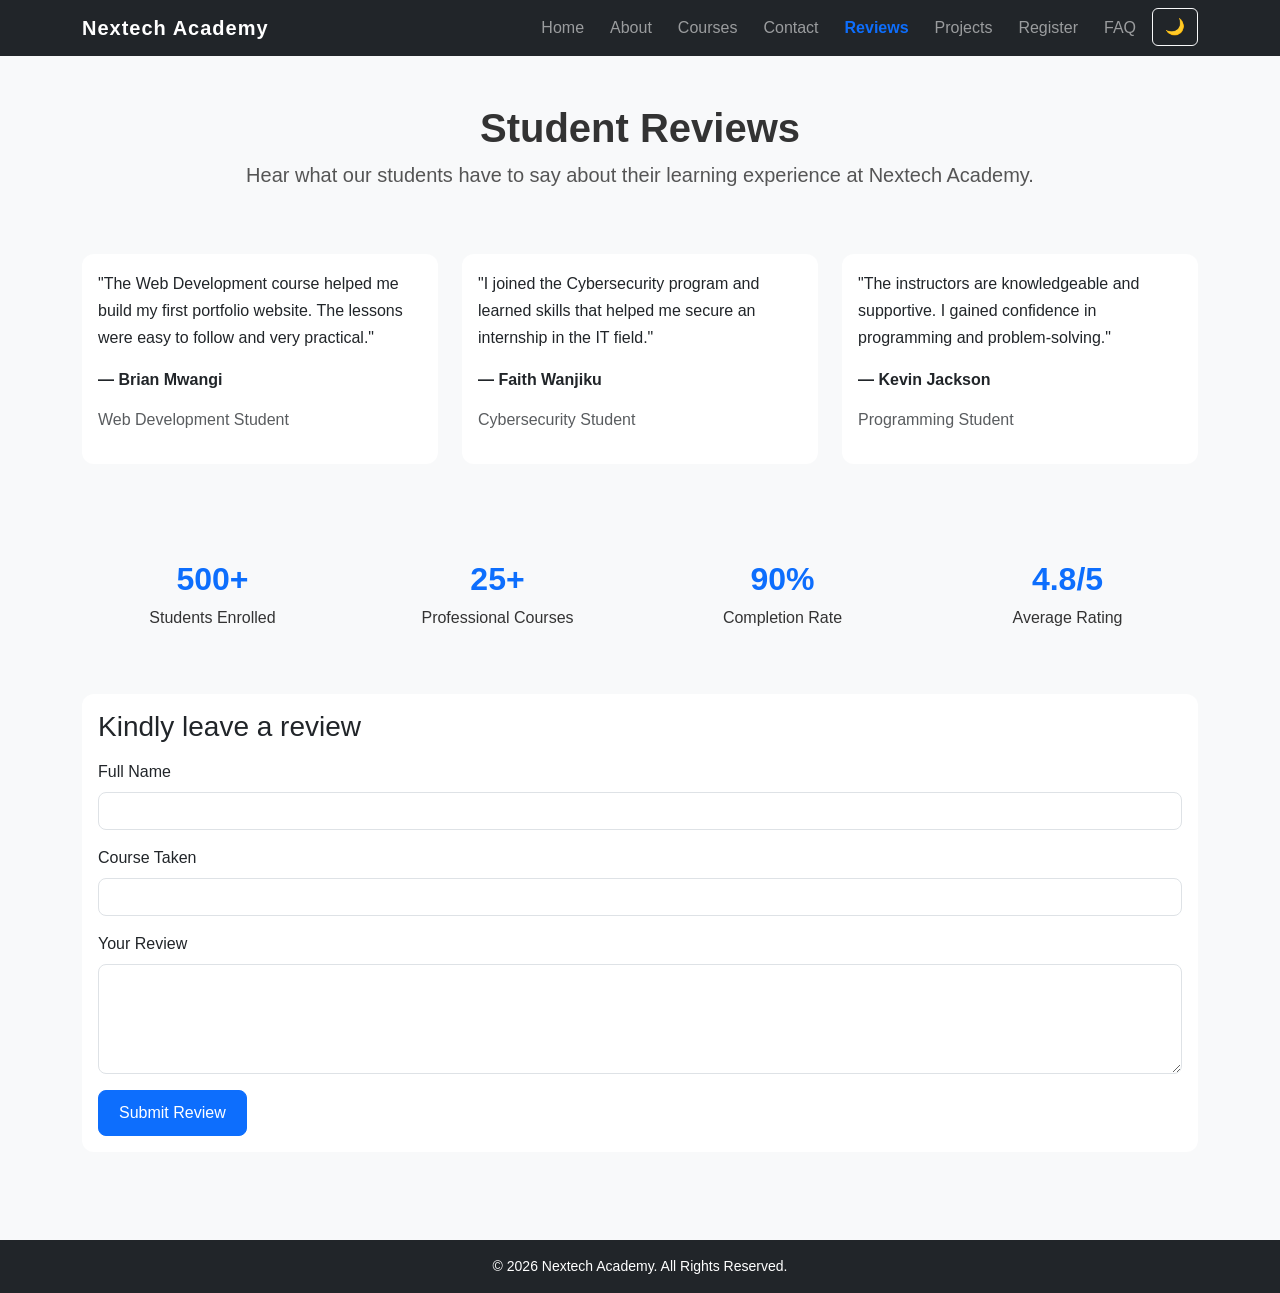
<file: web-app-dev-project-assignment/reviews.html>
<!DOCTYPE html>
<html lang="en">
<head>
    <meta charset="UTF-8">
    <meta name="viewport" content="width=device-width, initial-scale=1.0">
    <title>Student Reviews - Nextech Academy</title>

    <link href="https://cdn.jsdelivr.net/npm/bootstrap@5.3.3/dist/css/bootstrap.min.css" rel="stylesheet">
    <link rel="stylesheet" href="css/reviews.css">
</head>
<body>

<!-- Navigation -->
<nav class="navbar navbar-expand-lg navbar-dark bg-dark">
    <div class="container">
        <a class="navbar-brand" href="index.html">Nextech Academy</a>

        <button class="navbar-toggler" type="button" data-bs-toggle="collapse" data-bs-target="#navbarNav">
            <span class="navbar-toggler-icon"></span>
        </button>

        <div class="collapse navbar-collapse" id="navbarNav">
            <ul class="navbar-nav ms-auto">
                <li class="nav-item"><a class="nav-link" href="index.html">Home</a></li>
                <li class="nav-item"><a class="nav-link" href="about.html">About</a></li>
                <li class="nav-item"><a class="nav-link" href="courses.html">Courses</a></li>
                <li class="nav-item"><a class="nav-link" href="contact.html">Contact</a></li>
                <li class="nav-item"><a class="nav-link active" href="reviews.html">Reviews</a></li>
                <li class="nav-item"><a class="nav-link" href="projects.html">Projects</a></li>
                <li class="nav-item"><a class="nav-link" href="register.html">Register</a></li>
                <li class="nav-item"><a class="nav-link" href="FAQ.html">FAQ</a></li>
                      <li class="nav-item">
    <button id="darkModeBtn" class="btn btn-outline-light ms-2">
        🌙
    </button>
    </li>
            </ul>
        </div>
    </div>
</nav>

<!-- Header -->
<section class="container py-5 text-center">
    <h1>Student Reviews</h1>
    <p class="lead">
        Hear what our students have to say about their learning experience at Nextech Academy.
    </p>
</section>

<!-- Reviews -->
<section class="container pb-5">
    <div class="row g-4">

        <div class="col-md-4">
            <div class="card h-100">
                <div class="card-body">
                    <p class="card-text">
                        "The Web Development course helped me build my first portfolio website.
                        The lessons were easy to follow and very practical."
                    </p>
                    <p><strong>— Brian Mwangi</strong></p>
                    <p class="text-muted">Web Development Student</p>
                </div>
            </div>
        </div>

        <div class="col-md-4">
            <div class="card h-100">
                <div class="card-body">
                    <p class="card-text">
                        "I joined the Cybersecurity program and learned skills that helped me
                        secure an internship in the IT field."
                    </p>
                    <p><strong>— Faith Wanjiku</strong></p>
                    <p class="text-muted">Cybersecurity Student</p>
                </div>
            </div>
        </div>

        <div class="col-md-4">
            <div class="card h-100">
                <div class="card-body">
                    <p class="card-text">
                        "The instructors are knowledgeable and supportive. I gained confidence
                        in programming and problem-solving."
                    </p>
                    <p><strong>— Kevin Jackson</strong></p>
                    <p class="text-muted">Programming Student</p>
                </div>
            </div>
        </div>

    </div>
</section>

<!-- Statistics Section -->
<section class="container py-5">
    <div class="row text-center">

        <div class="col-md-3">
            <h2>500+</h2>
            <p>Students Enrolled</p>
        </div>

        <div class="col-md-3">
            <h2>25+</h2>
            <p>Professional Courses</p>
        </div>

        <div class="col-md-3">
            <h2>90%</h2>
            <p>Completion Rate</p>
        </div>

        <div class="col-md-3">
            <h2>4.8/5</h2>
            <p>Average Rating</p>
        </div>

    </div>
</section>

<section class="container pb-5">
    <div class="card">
        <div class="card-body">

            <h3 class="mb-3">Kindly leave a review</h3>

            <form>
                <div class="mb-3">
                    <label class="form-label">Full Name</label>
                    <input type="text" class="form-control" required>
                </div>

                <div class="mb-3">
                    <label class="form-label">Course Taken</label>
                    <input type="text" class="form-control" required>
                </div>

                <div class="mb-3">
                    <label class="form-label">Your Review</label>
                    <textarea class="form-control" rows="4" required></textarea>
                </div>

                <button type="submit" class="btn btn-primary">
                    Submit Review
                </button>
            </form>

        </div>
    </div>
</section>



<footer class="bg-dark text-white text-center py-3">
    <p class="mb-0">&copy; 2026 Nextech Academy. All Rights Reserved.</p>
</footer>

<script src="https://cdn.jsdelivr.net/npm/bootstrap@5.3.3/dist/js/bootstrap.bundle.min.js"></script>
<script src="JavaScript/darkmode.js"></script>
<script src="JavaScript/reviewsubmission.js"></script>


</body>
</html>
</file>
<file: web-app-dev-project-assignment/css/index.css>
body {
    font-family: Arial, sans-serif;
    background-color: #f8f9fa;
}

/* Navbar branding */
.navbar-brand {
    font-weight: bold;
    letter-spacing: 1px;
}

/* Hero section spacing */
.container h2 {
    font-weight: 700;
    color: #0d6efd;
}

/* Paragraph styling */
.container p {
    font-size: 16px;
    line-height: 1.7;
    color: #333;
}

/* Improve navbar link spacing */
.navbar-nav .nav-link {
    margin-left: 10px;
}

/* Hover effect for navbar links */
.navbar-nav .nav-link:hover {
    color: #0d6efd;
}

/* Center content nicely */
section {
    padding-top: 40px;
    padding-bottom: 40px;
}

.dark-mode {
    background-color: #121212;
    color: white;
}

/* Headings and paragraphs */
.dark-mode h1,
.dark-mode h2,
.dark-mode h3,
.dark-mode h4,
.dark-mode h5,
.dark-mode h6,
.dark-mode p,
.dark-mode label,
.dark-mode span,
.dark-mode li {
    color: white;
}

/* Cards */
.dark-mode .card {
    background-color: #1e1e1e;
    color: white;
}

/* Accordion */
.dark-mode .accordion-item,
.dark-mode .accordion-button,
.dark-mode .accordion-body {
    background-color: #1e1e1e;
    color: white;
}

/* Tables */
.dark-mode .table,
.dark-mode .table th,
.dark-mode .table td {
    color: white;
}

/* Forms */
.dark-mode input,
.dark-mode textarea,
.dark-mode select {
    background-color: #2d2d2d;
    color: white;
    border-color: #555;
}

/* Placeholder text */
.dark-mode input::placeholder,
.dark-mode textarea::placeholder {
    color: #cccccc;
}

/* Links */
.dark-mode a {
    color: #66b3ff;
}

/* Footer */
.dark-mode footer {
    color: white;
}

#datetime {
    display: inline-block;
    background-color: #212529;
    color: #fdfdfd;
    padding: 12px 25px;
    border-radius: 8px;
    font-size: 1.3rem;
    font-family: monospace;
    font-weight: bold;
    letter-spacing: 2px;
}
</file>
<file: web-app-dev-project-assignment/css/about.css>
body {
    font-family: Arial, sans-serif;
    background-color: #f8f9fa;
    color: #333;
}

/* Navbar branding */
.navbar-brand {
    font-weight: bold;
    letter-spacing: 1px;
}

/* Navbar link spacing */
.navbar-nav .nav-link {
    margin-left: 10px;
}

/* Navbar hover effect */
.navbar-nav .nav-link:hover {
    color: #0d6efd !important;
}

/* Active page link */
.navbar-nav .nav-link.active {
    font-weight: bold;
    color: #0d6efd !important;
}

/* Headings styling */
h1, h3 {
    font-weight: 700;
}

/* Lead text styling */
.lead {
    color: #555;
}

/* Cards enhancement */
.card {
    border: none;
    border-radius: 10px;
}

/* Card shadow improvement on hover */
.card:hover {
    transform: translateY(-3px);
    transition: 0.3s ease;
}

/* List group styling */
.list-group-item {
    border: none;
    padding-left: 0;
    background-color: transparent;
}

/* Section spacing consistency */
section {
    padding-top: 50px;
    padding-bottom: 50px;
}

/* Why Choose Us boxes */
.border.rounded {
    background-color: #ffffff;
    transition: 0.3s ease;
}

/* Hover effect for feature boxes */
.border.rounded:hover {
    background-color: #f1f6ff;
    transform: scale(1.02);
}

/* Footer styling */
footer {
    margin-top: 40px;
    font-size: 14px;
}

.dark-mode {
    background-color: #121212;
    color: white;
}

/* Headings and paragraphs */
.dark-mode h1,
.dark-mode h2,
.dark-mode h3,
.dark-mode h4,
.dark-mode h5,
.dark-mode h6,
.dark-mode p,
.dark-mode label,
.dark-mode span,
.dark-mode li {
    color: white;
}

/* Cards */
.dark-mode .card {
    background-color: #1e1e1e;
    color: white;
}

/* Accordion */
.dark-mode .accordion-item,
.dark-mode .accordion-button,
.dark-mode .accordion-body {
    background-color: #1e1e1e;
    color: white;
}

/* Tables */
.dark-mode .table,
.dark-mode .table th,
.dark-mode .table td {
    color: white;
}

/* Forms */
.dark-mode input,
.dark-mode textarea,
.dark-mode select {
    background-color: #2d2d2d;
    color: white;
    border-color: #555;
}

/* Placeholder text */
.dark-mode input::placeholder,
.dark-mode textarea::placeholder {
    color: #cccccc;
}

/* Links */
.dark-mode a {
    color: #66b3ff;
}

/* Footer */
.dark-mode footer {
    color: white;
}
.dark-mode.border.rounded {
    background-color: #000000;
    transition: 0.3s ease;
}

/* Hover effect for feature boxes */
.dark-mode .border.rounded:hover {
    background-color: #010101;
    transform: scale(1.02);
}
</file>
<file: web-app-dev-project-assignment/css/contact.css>
body {
    font-family: Arial, sans-serif;
    background-color: #f8f9fa;
    color: #333;
}

/* Navbar */
.navbar-brand {
    font-weight: bold;
    letter-spacing: 1px;
}

.navbar-nav .nav-link {
    margin-left: 10px;
}

.navbar-nav .nav-link.active {
    color: #0d6efd !important;
    font-weight: bold;
}

/* Page header */
h1 {
    font-weight: 700;
}

.lead {
    color: #555;
}

/* Contact info cards */
.card {
    border: none;
    border-radius: 10px;
    transition: 0.3s ease;
}

.card:hover {
    transform: translateY(-4px);
}

/* Form styling */
.form-control {
    border-radius: 8px;
}

.form-control:focus {
    box-shadow: none;
    border-color: #0d6efd;
}

/* Buttons */
.btn-primary {
    border-radius: 8px;
    padding: 10px 20px;
}

.btn-primary:hover {
    transform: scale(1.02);
    transition: 0.2s ease;
}

/* Office hours table */
.table {
    background-color: white;
}

.table th {
    background-color: #212529;
    color: white;
}

/* Footer */
footer {
    margin-top: 40px;
    font-size: 14px;
}

.dark-mode {
    background-color: #121212;
    color: white;
}

/* Headings and paragraphs */
.dark-mode h1,
.dark-mode h2,
.dark-mode h3,
.dark-mode h4,
.dark-mode h5,
.dark-mode h6,
.dark-mode p,
.dark-mode label,
.dark-mode span,
.dark-mode li {
    color: white;
}

/* Cards */
.dark-mode .card {
    background-color: #1e1e1e;
    color: white;
}

/* Accordion */
.dark-mode .accordion-item,
.dark-mode .accordion-button,
.dark-mode .accordion-body {
    background-color: #1e1e1e;
    color: white;
}

/* Tables */
.dark-mode .table,
.dark-mode .table th,
.dark-mode .table td {
    color: white;
}

/* Forms */
.dark-mode input,
.dark-mode textarea,
.dark-mode select {
    background-color: #2d2d2d;
    color: white;
    border-color: #555;
}

/* Placeholder text */
.dark-mode input::placeholder,
.dark-mode textarea::placeholder {
    color: #cccccc;
}

/* Links */
.dark-mode a {
    color: #66b3ff;
}

/* Footer */
.dark-mode footer {
    color: white;
}
/* Dark Mode Table */
.dark-mode .table {
    background-color: #1e1e1e;
    color: white;
}

.dark-mode .table th {
    background-color: #000000;
    color: white;
}

.dark-mode .table td {
    background-color: #1e1e1e;
    color: white;
    border-color: #555;
}
</file>
<file: web-app-dev-project-assignment/css/courses.css>
body {
    font-family: Arial, sans-serif;
    background-color: #f8f9fa;
    color: #333;
}

/* Navbar branding */
.navbar-brand {
    font-weight: bold;
    letter-spacing: 1px;
}

/* Navbar links spacing */
.navbar-nav .nav-link {
    margin-left: 10px;
}

/* Active link highlight */
.navbar-nav .nav-link.active {
    font-weight: bold;
    color: #0d6efd !important;
}

/* Course heading */
h1 {
    font-weight: 700;
}

/* Lead text */
.lead {
    color: #555;
}

/* Course cards */
.card {
    border: none;
    border-radius: 12px;
    transition: all 0.3s ease;
}

/* Hover effect on cards */
.card:hover {
    transform: translateY(-5px);
    box-shadow: 0 8px 20px rgba(0, 0, 0, 0.15);
}

/* Card title */
.card-title {
    font-weight: 600;
    color: #0d6efd;
}

/* Course details text */
.card-text {
    font-size: 14px;
    line-height: 1.6;
}

/* Strong labels (Level, Duration) */
.card p strong {
    color: #000;
}

/* Enroll button */
.btn-primary {
    border-radius: 8px;
    font-weight: 500;
}

/* Button hover effect */
.btn-primary:hover {
    background-color: #0b5ed7;
    transform: scale(1.02);
    transition: 0.2s ease;
}

/* Section spacing */
section {
    padding-top: 40px;
    padding-bottom: 40px;
}

/* Footer */
footer {
    margin-top: 40px;
    font-size: 14px;
}

.dark-mode {
    background-color: #121212;
    color: white;
}

/* Headings and paragraphs */
.dark-mode h1,
.dark-mode h2,
.dark-mode h3,
.dark-mode h4,
.dark-mode h5,
.dark-mode h6,
.dark-mode p,
.dark-mode label,
.dark-mode span,
.dark-mode li {
    color: white;
}

/* Cards */
.dark-mode .card {
    background-color: #1e1e1e;
    color: white;
}

/* Accordion */
.dark-mode .accordion-item,
.dark-mode .accordion-button,
.dark-mode .accordion-body {
    background-color: #1e1e1e;
    color: white;
}

/* Tables */
.dark-mode .table,
.dark-mode .table th,
.dark-mode .table td {
    color: white;
}

/* Forms */
.dark-mode input,
.dark-mode textarea,
.dark-mode select {
    background-color: #2d2d2d;
    color: white;
    border-color: #555;
}

/* Placeholder text */
.dark-mode input::placeholder,
.dark-mode textarea::placeholder {
    color: #cccccc;
}

/* Links */
.dark-mode a {
    color: #66b3ff;
}

/* Footer */
.dark-mode footer {
    color: white;
}
.dark-mode .card p strong {
    color: #fdfdfd;
}
</file>
<file: web-app-dev-project-assignment/css/FAQ.css>
body {
    font-family: Arial, sans-serif;
    background-color: #f8f9fa;
    color: #333;
}

/* Navbar */
.navbar-brand {
    font-weight: bold;
    letter-spacing: 1px;
}

.navbar-nav .nav-link {
    margin-left: 10px;
}

.navbar-nav .nav-link.active {
    color: #0d6efd !important;
    font-weight: bold;
}

/* Header */
h1 {
    font-weight: 700;
}

.lead {
    color: #555;
}

/* FAQ Accordion */
.accordion-item {
    border-radius: 8px;
    overflow: hidden;
    margin-bottom: 10px;
    border: none;
}

.accordion-button {
    font-weight: 600;
}

.accordion-button:not(.collapsed) {
    background-color: #e7f1ff;
    color: #0d6efd;
}

.accordion-button:focus {
    box-shadow: none;
}

.accordion-body {
    line-height: 1.7;
}

/* Footer */
footer {
    margin-top: 40px;
    font-size: 14px;
}

.dark-mode {
    background-color: #121212;
    color: white;
}

/* Headings and paragraphs */
.dark-mode h1,
.dark-mode h2,
.dark-mode h3,
.dark-mode h4,
.dark-mode h5,
.dark-mode h6,
.dark-mode p,
.dark-mode label,
.dark-mode span,
.dark-mode li {
    color: white;
}

/* Cards */
.dark-mode .card {
    background-color: #1e1e1e;
    color: white;
}

/* Accordion */
.dark-mode .accordion-item,
.dark-mode .accordion-button,
.dark-mode .accordion-body {
    background-color: #1e1e1e;
    color: white;
}

/* Tables */
.dark-mode .table,
.dark-mode .table th,
.dark-mode .table td {
    color: white;
}

/* Forms */
.dark-mode input,
.dark-mode textarea,
.dark-mode select {
    background-color: #2d2d2d;
    color: white;
    border-color: #555;
}

/* Placeholder text */
.dark-mode input::placeholder,
.dark-mode textarea::placeholder {
    color: #cccccc;
}

/* Links */
.dark-mode a {
    color: #66b3ff;
}

/* Footer */
.dark-mode footer {
    color: white;
}
</file>
<file: web-app-dev-project-assignment/css/projects.css>
body {
    font-family: Arial, sans-serif;
    background-color: #f8f9fa;
}

/* Navbar */
.navbar-brand {
    font-weight: bold;
    letter-spacing: 1px;
}

.navbar-nav .nav-link {
    margin-left: 10px;
}

.navbar-nav .nav-link.active {
    color: #0d6efd !important;
    font-weight: bold;
}

/* Project cards */
.card {
    border: none;
    border-radius: 12px;
    overflow: hidden;
    transition: all 0.3s ease;
}

.card:hover {
    transform: translateY(-5px);
}

/* Project images */
.card-img-top {
    height: 220px;
    object-fit: cover;
}

/* Titles */
.card-title {
    color: #0d6efd;
    font-weight: 600;
}

/* Statistics section */
section h2 {
    font-weight: bold;
    color: #0d6efd;
}

/* Footer */
footer {
    margin-top: 40px;
}

.dark-mode {
    background-color: #121212;
    color: white;
}

/* Headings and paragraphs */
.dark-mode h1,
.dark-mode h2,
.dark-mode h3,
.dark-mode h4,
.dark-mode h5,
.dark-mode h6,
.dark-mode p,
.dark-mode label,
.dark-mode span,
.dark-mode li {
    color: white;
}

/* Cards */
.dark-mode .card {
    background-color: #1e1e1e;
    color: white;
}

/* Accordion */
.dark-mode .accordion-item,
.dark-mode .accordion-button,
.dark-mode .accordion-body {
    background-color: #1e1e1e;
    color: white;
}

/* Tables */
.dark-mode .table,
.dark-mode .table th,
.dark-mode .table td {
    color: white;
}

/* Forms */
.dark-mode input,
.dark-mode textarea,
.dark-mode select {
    background-color: #2d2d2d;
    color: white;
    border-color: #555;
}

/* Placeholder text */
.dark-mode input::placeholder,
.dark-mode textarea::placeholder {
    color: #cccccc;
}

/* Links */
.dark-mode a {
    color: #66b3ff;
}

/* Footer */
.dark-mode footer {
    color: white;
}
</file>
<file: web-app-dev-project-assignment/css/register.css>
body {
    font-family: Arial, sans-serif;
    background-color: #f8f9fa;
    color: #333;
}

/* Navbar */
.navbar-brand {
    font-weight: bold;
    letter-spacing: 1px;
}

.navbar-nav .nav-link {
    margin-left: 10px;
}

.navbar-nav .nav-link.active {
    color: #0d6efd !important;
    font-weight: bold;
}

/* Header */
h1 {
    font-weight: 700;
}

.lead {
    color: #555;
}

/* Registration card */
.card {
    border: none;
    border-radius: 12px;
}

.card:hover {
    transform: translateY(-3px);
    transition: 0.3s ease;
}

/* Form inputs */
.form-control,
.form-select {
    border-radius: 8px;
}

.form-control:focus,
.form-select:focus {
    box-shadow: none;
    border-color: #0d6efd;
}

/* Submit button */
.btn-primary {
    padding: 10px;
    border-radius: 8px;
    font-weight: 500;
}

.btn-primary:hover {
    transform: scale(1.02);
    transition: 0.2s ease;
}

/* Payment notice */
.payment-note {
    text-align: center;
    max-width: 700px;
    margin: 20px auto;
    padding: 12px;
    background-color: #ffffff;
    border-radius: 8px;
}

/* Footer */
footer {
    margin-top: 40px;
}

.dark-mode {
    background-color: #121212;
    color: white;
}

/* Headings and paragraphs */
.dark-mode h1,
.dark-mode h2,
.dark-mode h3,
.dark-mode h4,
.dark-mode h5,
.dark-mode h6,
.dark-mode p,
.dark-mode label,
.dark-mode span,
.dark-mode li {
    color: white;
}

/* Cards */
.dark-mode .card {
    background-color: #1e1e1e;
    color: white;
}

/* Accordion */
.dark-mode .accordion-item,
.dark-mode .accordion-button,
.dark-mode .accordion-body {
    background-color: #1e1e1e;
    color: white;
}

/* Tables */
.dark-mode .table,
.dark-mode .table th,
.dark-mode .table td {
    color: white;
}

/* Forms */
.dark-mode input,
.dark-mode textarea,
.dark-mode select {
    background-color: #2d2d2d;
    color: white;
    border-color: #555;
}

/* Placeholder text */
.dark-mode input::placeholder,
.dark-mode textarea::placeholder {
    color: #cccccc;
}

/* Links */
.dark-mode a {
    color: #66b3ff;
}

/* Footer */
.dark-mode footer {
    color: white;
}
</file>
<file: web-app-dev-project-assignment/css/reviews.css>
body {
    font-family: Arial, sans-serif;
    background-color: #f8f9fa;
    color: #333;
}

/* Navbar */
.navbar-brand {
    font-weight: bold;
    letter-spacing: 1px;
}

.navbar-nav .nav-link {
    margin-left: 10px;
}

.navbar-nav .nav-link.active {
    color: #0d6efd !important;
    font-weight: bold;
}

/* Header */
h1 {
    font-weight: 700;
}

.lead {
    color: #555;
}

/* Review cards */
.card {
    border: none;
    border-radius: 12px;
    transition: all 0.3s ease;
}

.card:hover {
    transform: translateY(-5px);
}

/* Review text */
.card-text {
    line-height: 1.7;
}

/* Statistics section */
section h2 {
    color: #0d6efd;
    font-weight: bold;
}

/* Review form */
.form-control {
    border-radius: 8px;
}

.form-control:focus {
    box-shadow: none;
    border-color: #0d6efd;
}

/* Submit button */
.btn-primary {
    border-radius: 8px;
    padding: 10px 20px;
    font-weight: 500;
}

.btn-primary:hover {
    transform: scale(1.02);
    transition: 0.2s ease;
}

/* Footer */
footer {
    margin-top: 40px;
    font-size: 14px;
}

.dark-mode {
    background-color: #121212;
    color: white;
}

/* Headings and paragraphs */
.dark-mode h1,
.dark-mode h2,
.dark-mode h3,
.dark-mode h4,
.dark-mode h5,
.dark-mode h6,
.dark-mode p,
.dark-mode label,
.dark-mode span,
.dark-mode li {
    color: white;
}

/* Cards */
.dark-mode .card {
    background-color: #1e1e1e;
    color: white;
}

/* Accordion */
.dark-mode .accordion-item,
.dark-mode .accordion-button,
.dark-mode .accordion-body {
    background-color: #1e1e1e;
    color: white;
}

/* Tables */
.dark-mode .table,
.dark-mode .table th,
.dark-mode .table td {
    color: white;
}

/* Forms */
.dark-mode input,
.dark-mode textarea,
.dark-mode select {
    background-color: #2d2d2d;
    color: white;
    border-color: #555;
}

/* Placeholder text */
.dark-mode input::placeholder,
.dark-mode textarea::placeholder {
    color: #cccccc;
}

/* Links */
.dark-mode a {
    color: #66b3ff;
}

/* Footer */
.dark-mode footer {
    color: white;
}
</file>
